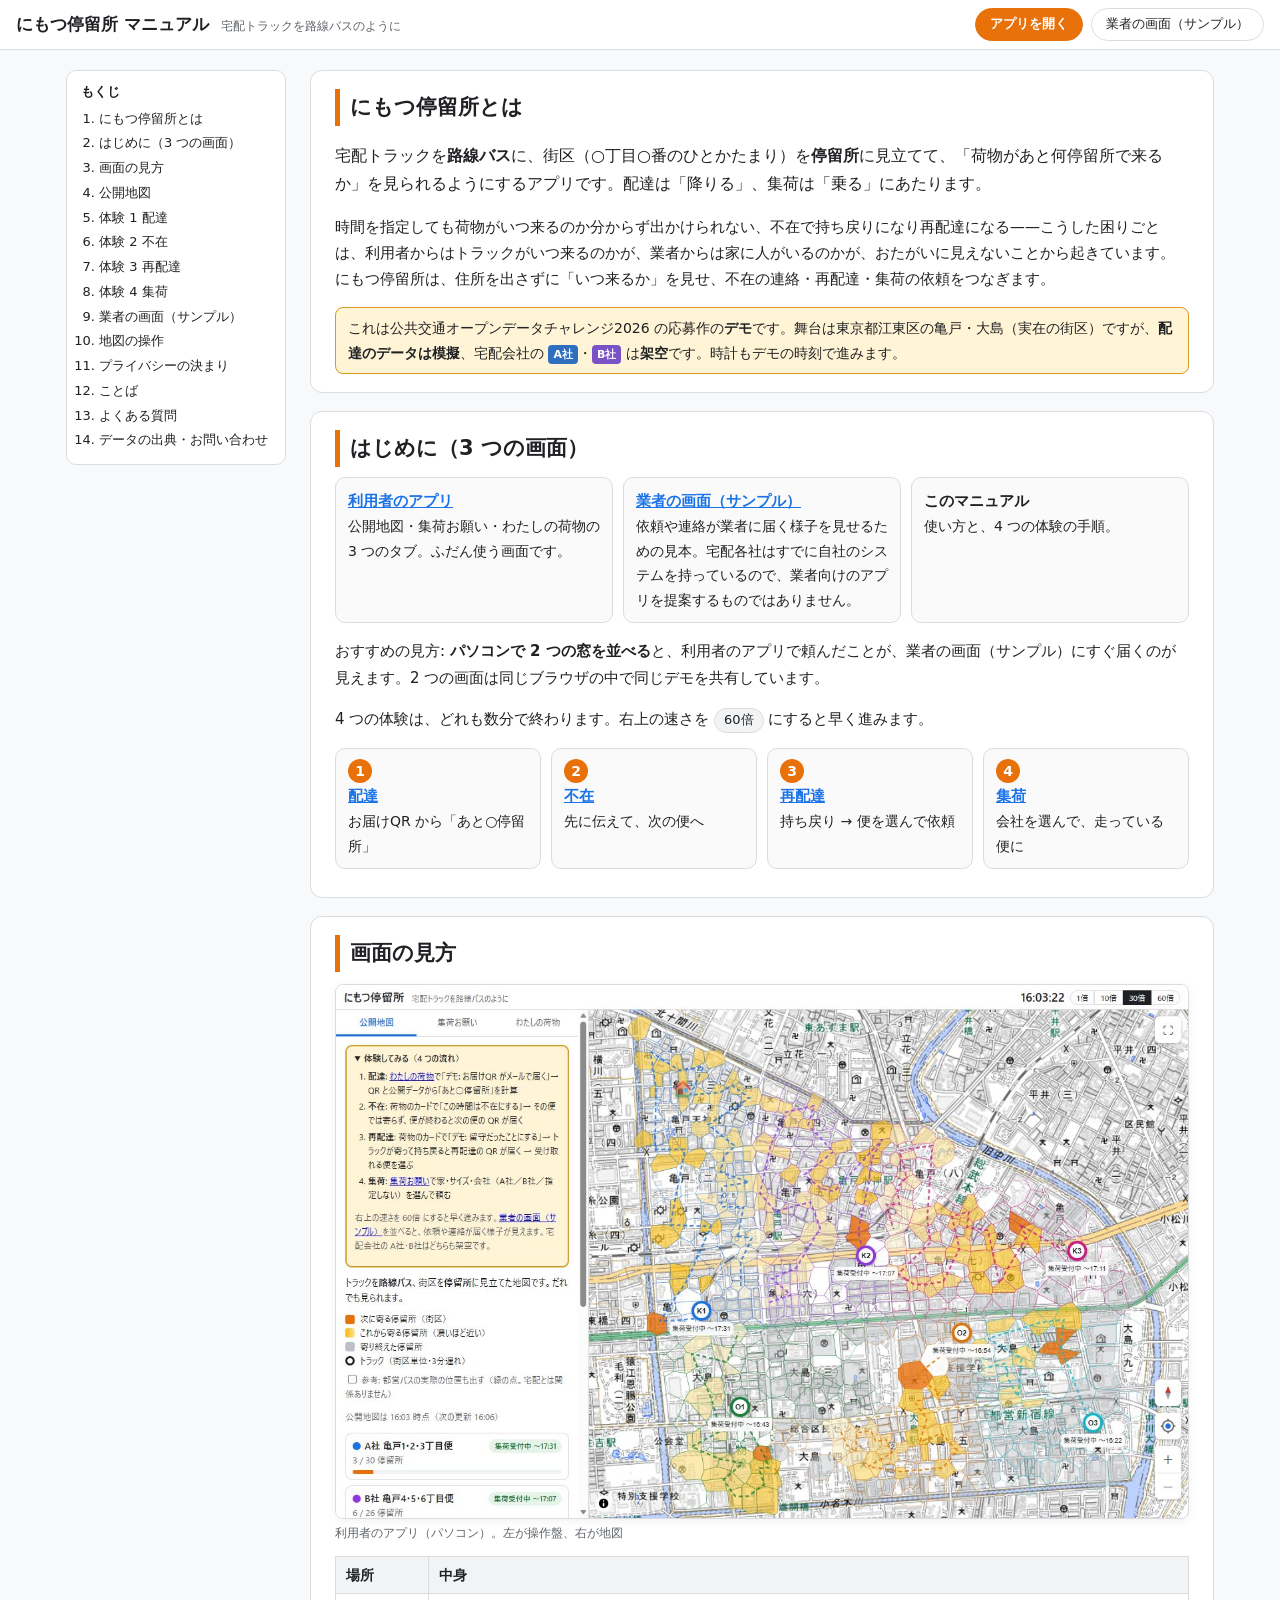
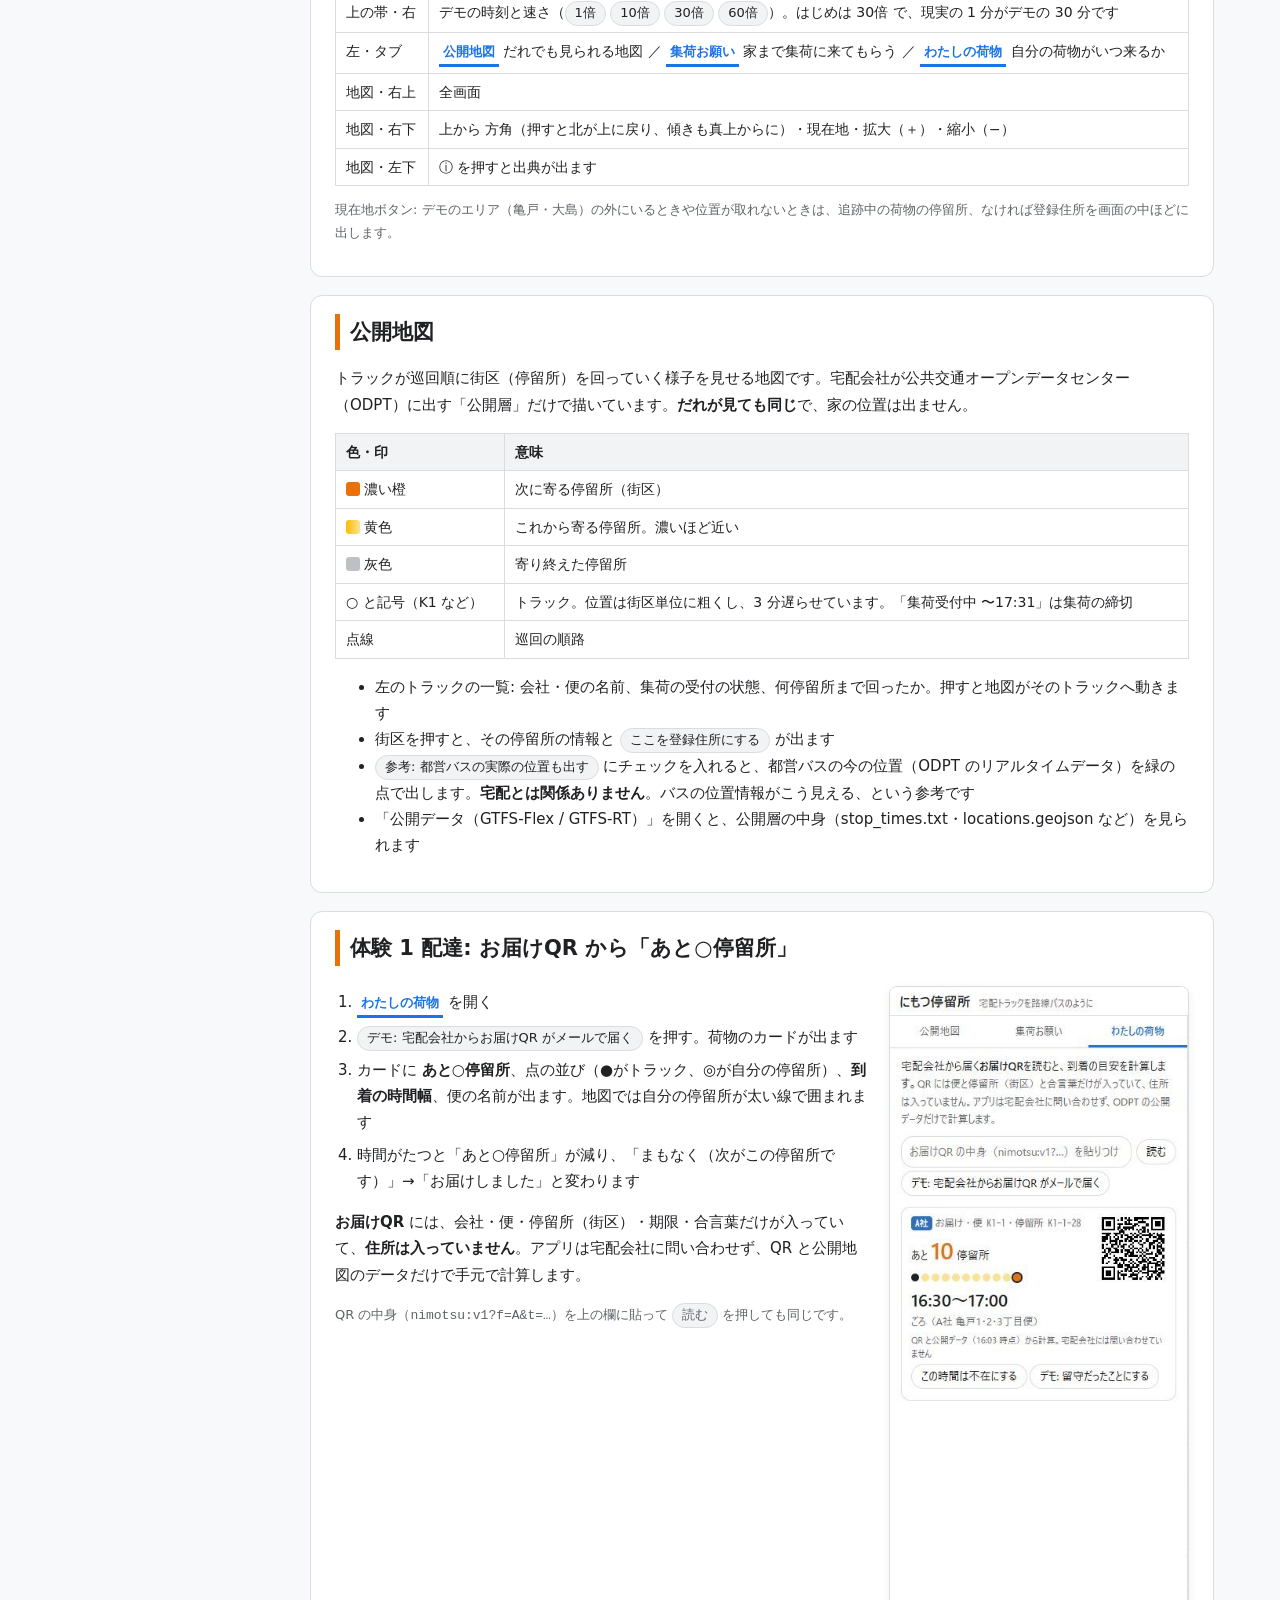
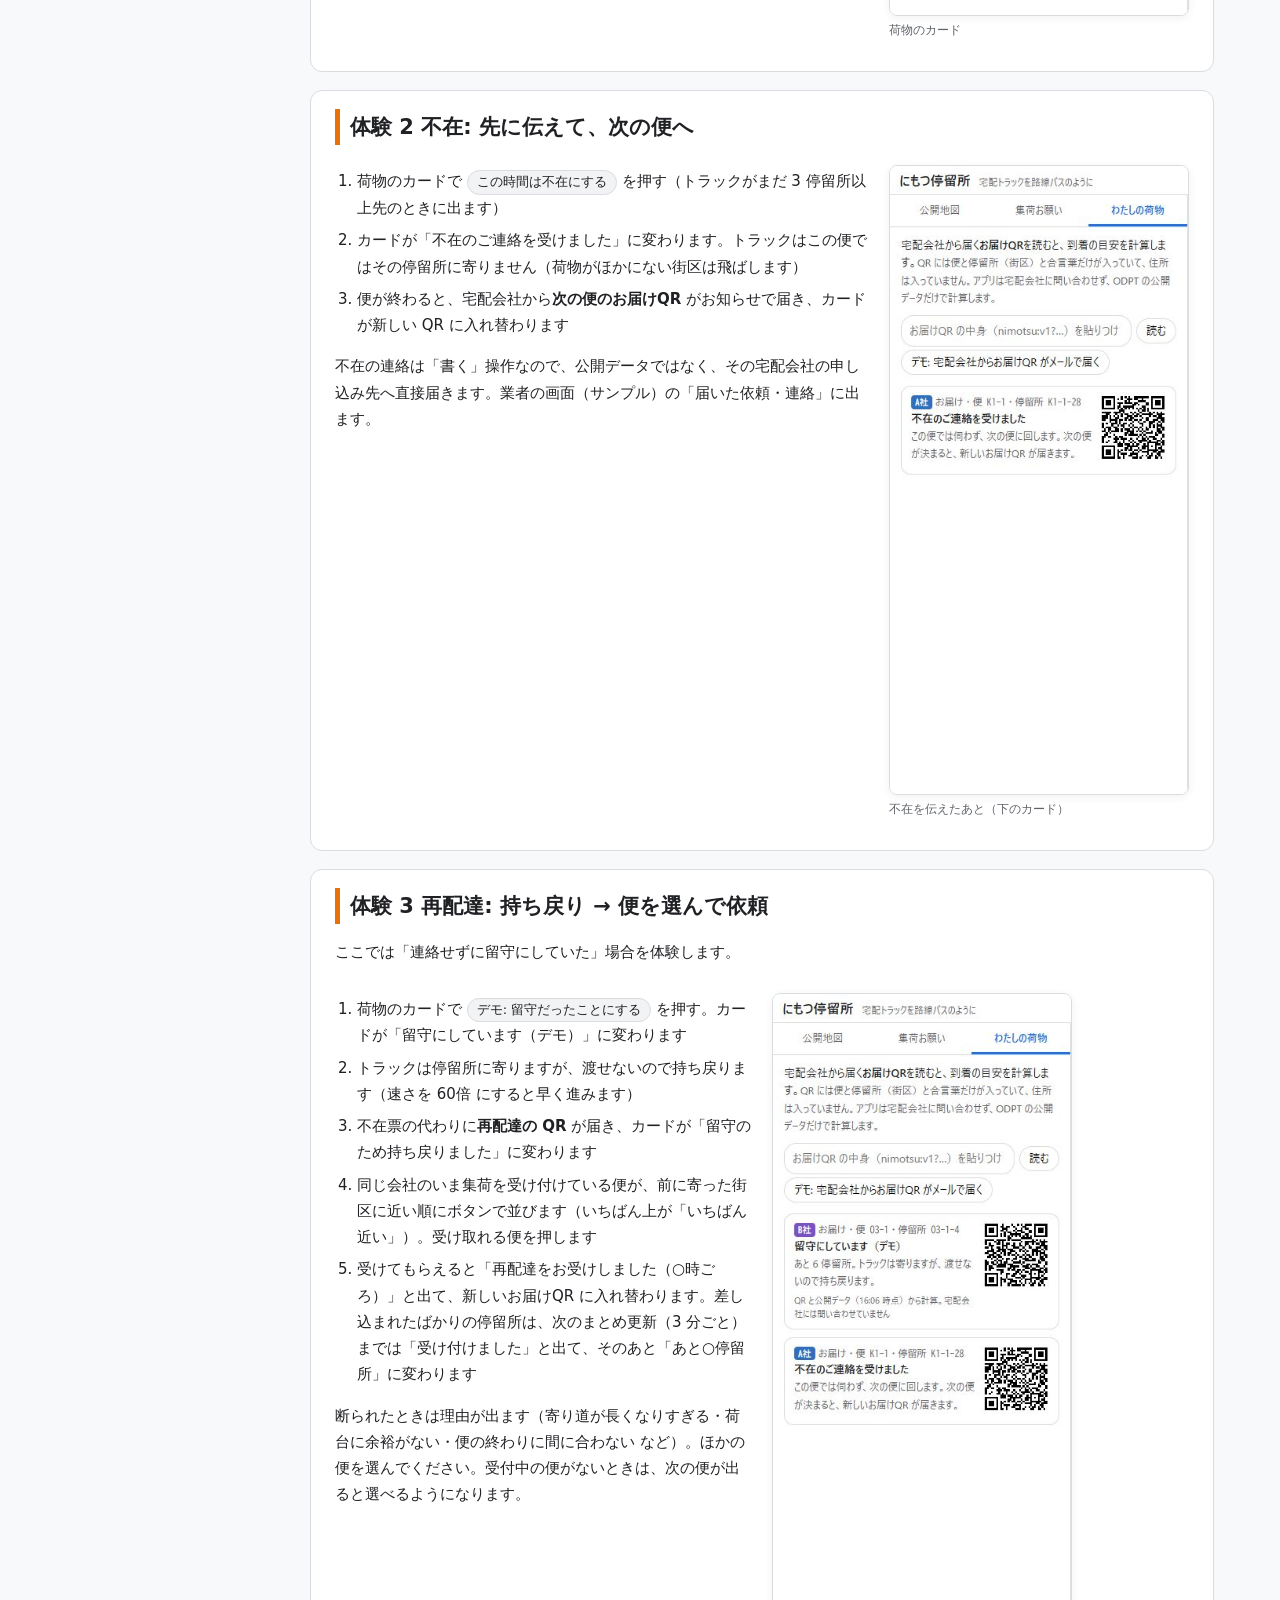
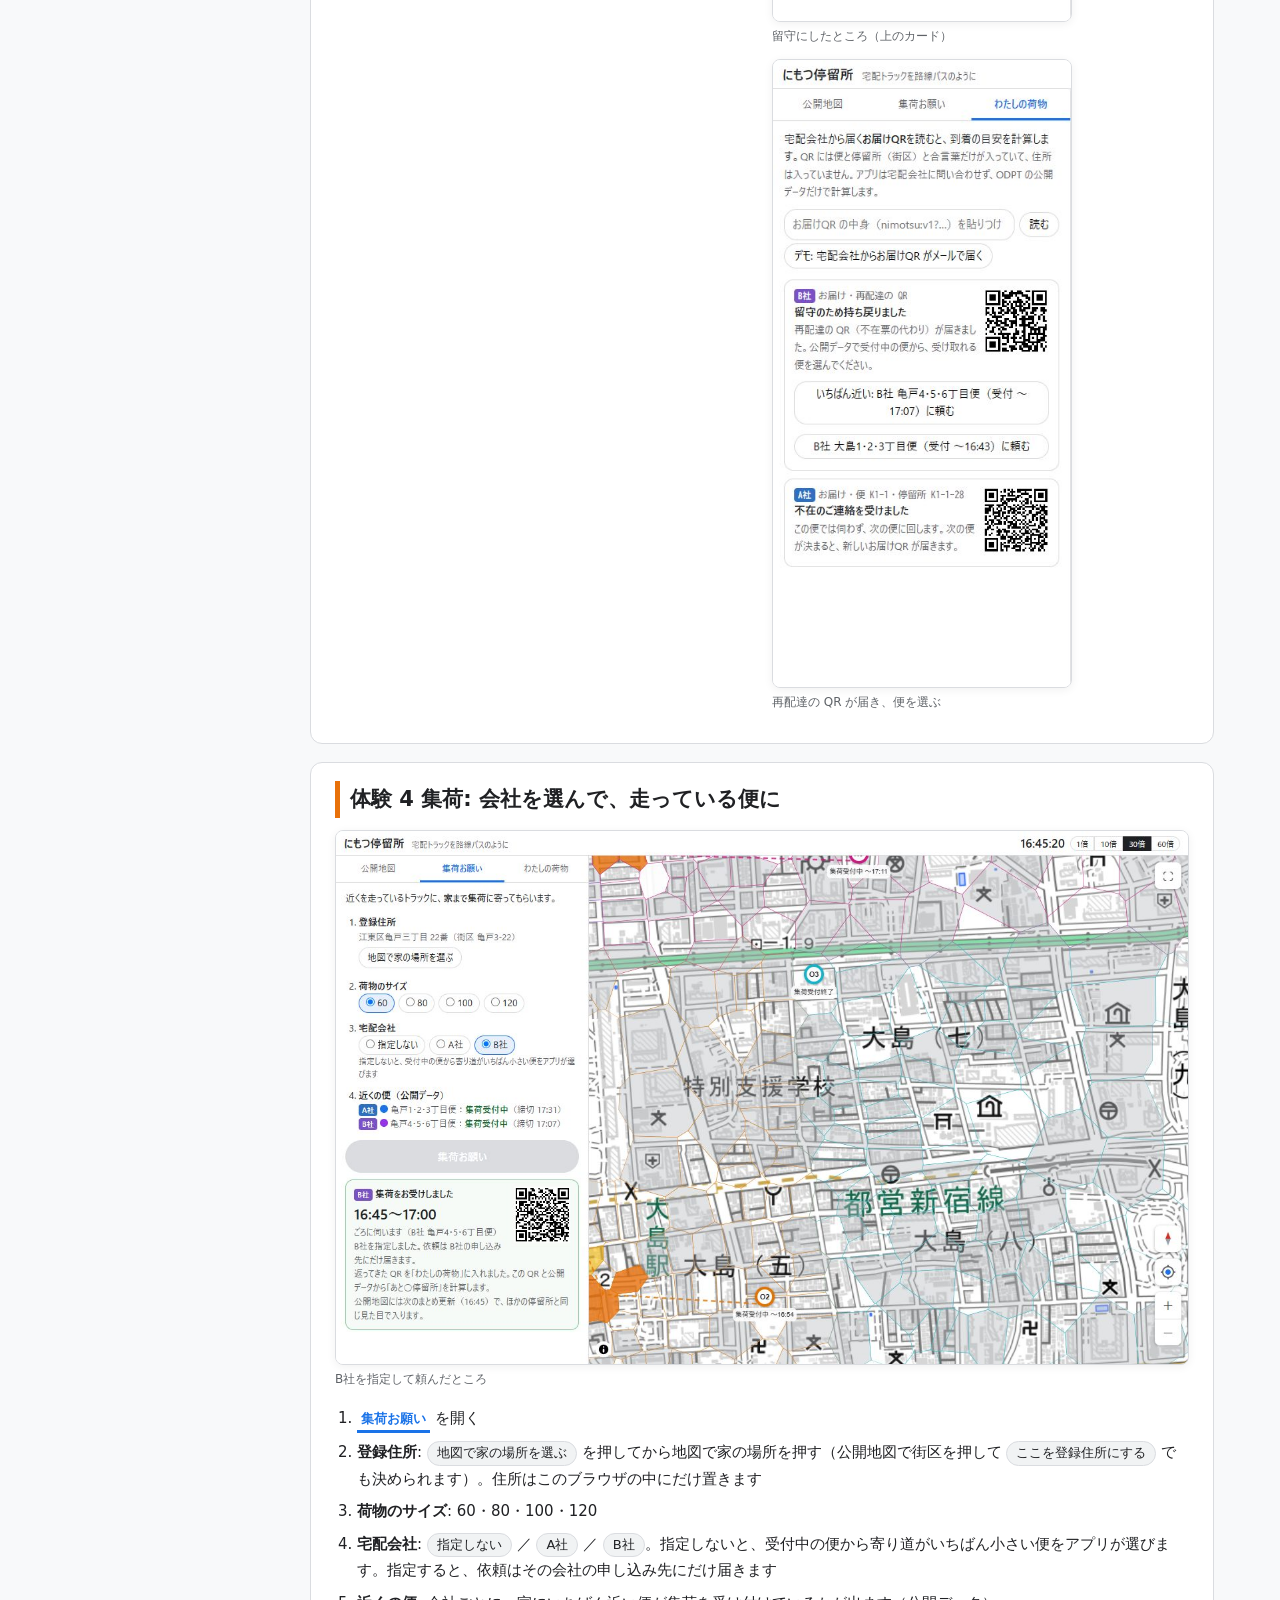
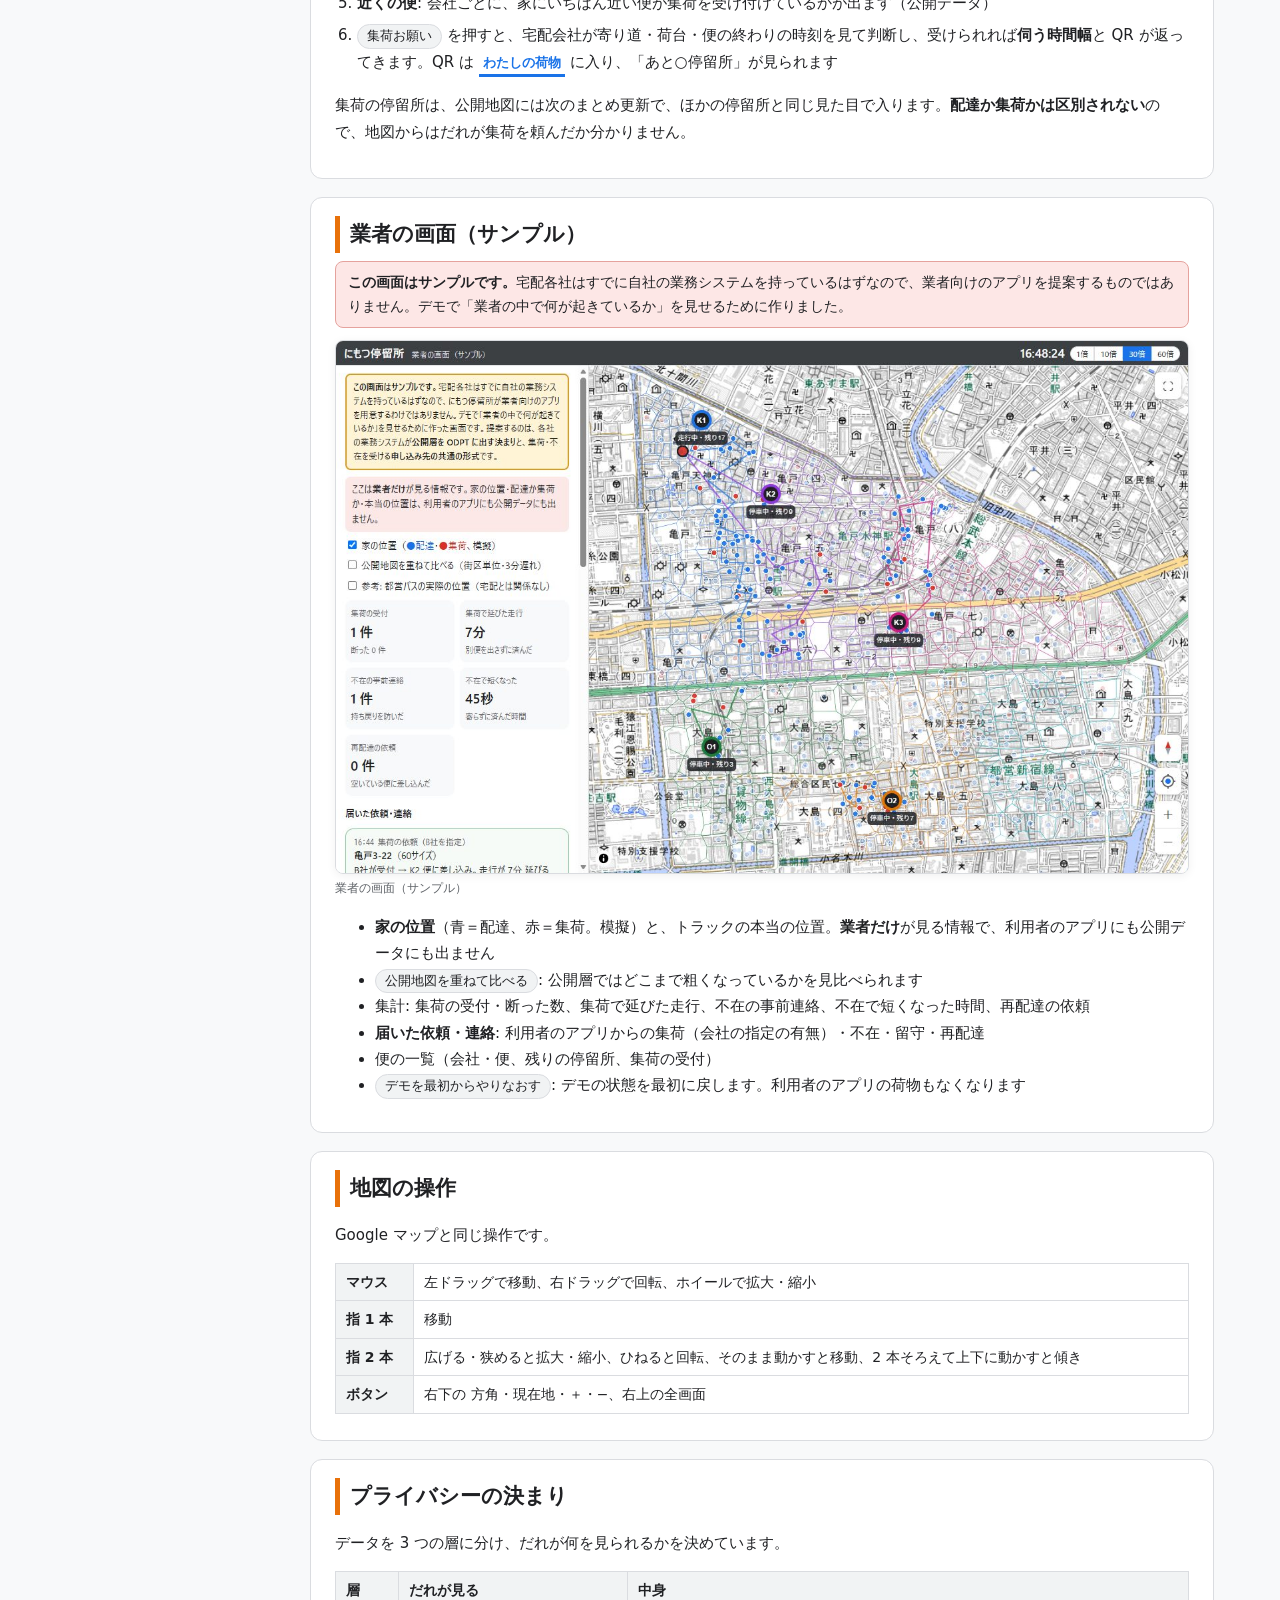
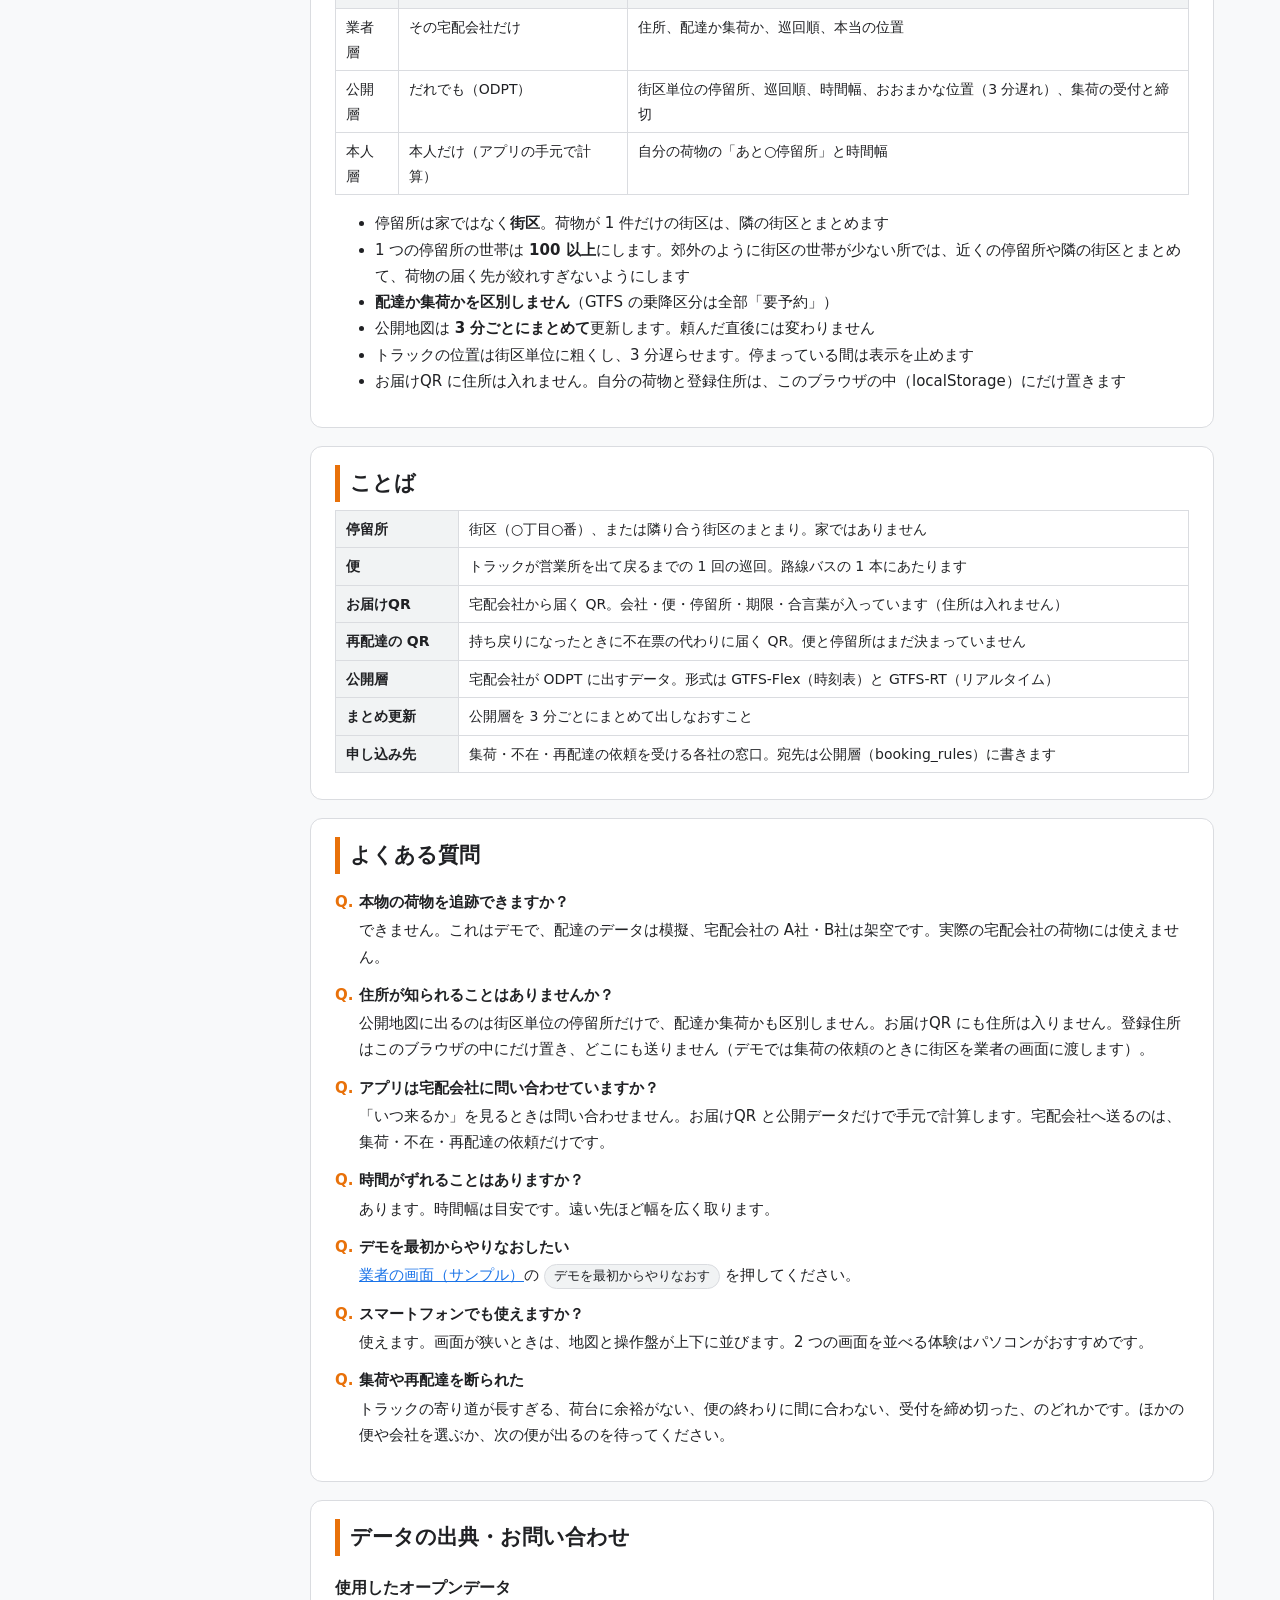
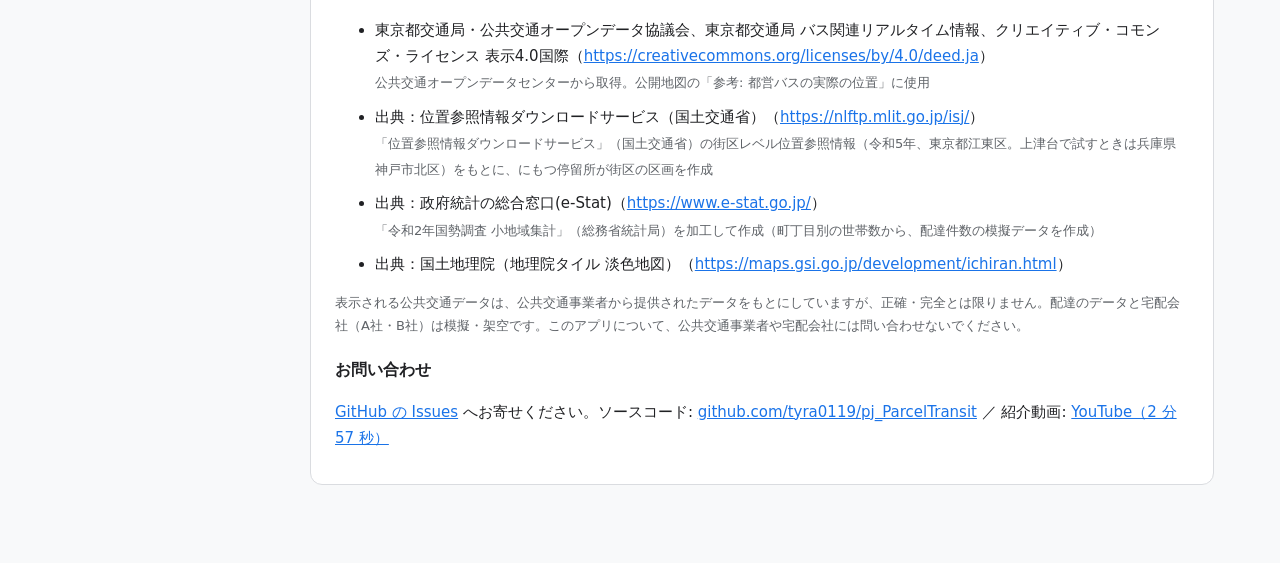
<file: manual.html>
<!doctype html>
<html lang="ja">
<head>
<meta charset="utf-8">
<meta name="viewport" content="width=device-width, initial-scale=1, viewport-fit=cover">
<title>マニュアル — にもつ停留所</title>
<meta name="description" content="にもつ停留所（宅配トラックを路線バスのように）の使い方。配達・不在・再配達・集荷の体験のしかた、画面の見方、データの出典">
<style>
:root { --ink: #202124; --muted: #5f6368; --line: #dadce0; --bg: #f8f9fa; --accent: #e8710a; --blue: #1a73e8; --A: #2f6fc0; --B: #7a52c7; }
* { box-sizing: border-box; }
html { scroll-behavior: smooth; scroll-padding-top: 64px; }
body { margin: 0; font-family: system-ui, -apple-system, "Segoe UI", "Hiragino Sans", "Noto Sans JP", "Yu Gothic UI", sans-serif; color: var(--ink); background: var(--bg); line-height: 1.75; font-size: 15px; }
a { color: var(--blue); }
.top { position: sticky; top: 0; z-index: 2; display: flex; align-items: center; justify-content: space-between; gap: 8px; padding: 8px 16px; background: #fff; border-bottom: 1px solid var(--line); }
.top h1 { margin: 0; font-size: 17px; }
.top h1 small { font-size: 12px; color: var(--muted); font-weight: normal; margin-left: 6px; }
.top nav { display: flex; gap: 8px; flex-wrap: wrap; }
.btn { display: inline-block; border: 1px solid var(--line); border-radius: 999px; padding: 4px 14px; font-size: 13px; text-decoration: none; color: var(--ink); background: #fff; white-space: nowrap; }
.btn.main { background: var(--accent); border-color: var(--accent); color: #fff; font-weight: bold; }
.wrap { display: grid; grid-template-columns: 220px 1fr; gap: 24px; max-width: 1180px; margin: 0 auto; padding: 20px 16px 60px; }
.toc { position: sticky; top: 64px; align-self: start; font-size: 13px; background: #fff; border: 1px solid var(--line); border-radius: 10px; padding: 10px 14px; }
.toc b { display: block; margin-bottom: 4px; }
.toc ol { margin: 0; padding-left: 18px; }
.toc li { margin: 2px 0; }
.toc a { text-decoration: none; color: var(--ink); }
.toc a:hover { color: var(--blue); }
main section { background: #fff; border: 1px solid var(--line); border-radius: 12px; padding: 18px 24px; margin-bottom: 18px; }
h2 { margin: 0 0 8px; font-size: 21px; border-left: 5px solid var(--accent); padding-left: 10px; }
h3 { margin: 18px 0 6px; font-size: 16px; }
.lead { font-size: 16px; }
.muted { color: var(--muted); font-size: 13px; }
.note { background: #fff4d6; border: 1px solid #d99a1e; border-radius: 8px; padding: 8px 12px; font-size: 14px; }
.warn { background: #fde7e6; border: 1px solid #e5a29d; border-radius: 8px; padding: 8px 12px; font-size: 14px; }
figure { margin: 12px 0; }
figure img { display: block; max-width: 100%; height: auto; border: 1px solid var(--line); border-radius: 8px; box-shadow: 0 2px 10px rgba(0,0,0,.06); }
figcaption { font-size: 12px; color: var(--muted); margin-top: 4px; }
.flow { display: grid; grid-template-columns: 1fr 300px; gap: 20px; align-items: start; }
.flow.two { grid-template-columns: 1fr 1fr; }
ol.steps { padding-left: 22px; }
ol.steps li { margin: 6px 0; }
.ui { display: inline-block; border: 1px solid var(--line); border-radius: 999px; padding: 0 9px; font-size: 13px; background: #f1f3f4; white-space: nowrap; }
.tab { display: inline-block; border-bottom: 3px solid var(--blue); color: var(--blue); font-weight: bold; font-size: 13px; padding: 0 4px; }
.co { display: inline-block; font-size: 11px; font-weight: bold; border-radius: 4px; padding: 0 5px; color: #fff; }
.co.A { background: var(--A); } .co.B { background: var(--B); }
table { border-collapse: collapse; width: 100%; font-size: 14px; margin: 8px 0; }
th, td { border: 1px solid var(--line); padding: 6px 10px; text-align: left; vertical-align: top; }
th { background: #f1f3f4; white-space: nowrap; }
.sw { display: inline-block; width: 14px; height: 14px; border-radius: 3px; vertical-align: -2px; margin-right: 4px; }
.cards { display: grid; grid-template-columns: repeat(4, 1fr); gap: 10px; margin: 10px 0; }
.card { border: 1px solid var(--line); border-radius: 10px; padding: 10px 12px; font-size: 14px; background: #fafafa; }
.card b { display: block; font-size: 15px; }
.card .n { display: inline-block; width: 24px; height: 24px; border-radius: 50%; background: var(--accent); color: #fff; text-align: center; font-weight: bold; line-height: 24px; margin-right: 4px; }
dl.faq dt { font-weight: bold; margin-top: 12px; }
dl.faq dt::before { content: "Q. "; color: var(--accent); }
dl.faq dd { margin: 2px 0 0 1.6em; }
ul.credits li { margin: 8px 0; word-break: break-all; }
@media (max-width: 860px) {
  .wrap { grid-template-columns: 1fr; padding: 12px 8px 40px; }
  .toc { position: static; }
  .flow, .flow.two { grid-template-columns: 1fr; }
  .flow figure img { max-width: 320px; }
  .cards { grid-template-columns: 1fr 1fr; }
  main section { padding: 14px 14px; }
  .top h1 small { display: none; }
}
</style>
</head>
<body>
<header class="top">
  <h1>にもつ停留所 マニュアル <small>宅配トラックを路線バスのように</small></h1>
  <nav>
    <a class="btn main" href="index.html">アプリを開く</a>
    <a class="btn" href="carrier.html" target="_blank">業者の画面（サンプル）</a>
  </nav>
</header>

<div class="wrap">
  <aside class="toc">
    <b>もくじ</b>
    <ol>
      <li><a href="#about">にもつ停留所とは</a></li>
      <li><a href="#start">はじめに（3 つの画面）</a></li>
      <li><a href="#screen">画面の見方</a></li>
      <li><a href="#public">公開地図</a></li>
      <li><a href="#delivery">体験 1 配達</a></li>
      <li><a href="#absent">体験 2 不在</a></li>
      <li><a href="#redeliver">体験 3 再配達</a></li>
      <li><a href="#pickup">体験 4 集荷</a></li>
      <li><a href="#carrier">業者の画面（サンプル）</a></li>
      <li><a href="#map">地図の操作</a></li>
      <li><a href="#privacy">プライバシーの決まり</a></li>
      <li><a href="#words">ことば</a></li>
      <li><a href="#faq">よくある質問</a></li>
      <li><a href="#credits">データの出典・お問い合わせ</a></li>
    </ol>
  </aside>

  <main>
    <section id="about">
      <h2>にもつ停留所とは</h2>
      <p class="lead">宅配トラックを<b>路線バス</b>に、街区（○丁目○番のひとかたまり）を<b>停留所</b>に見立てて、「荷物があと何停留所で来るか」を見られるようにするアプリです。配達は「降りる」、集荷は「乗る」にあたります。</p>
      <p>時間を指定しても荷物がいつ来るのか分からず出かけられない、不在で持ち戻りになり再配達になる——こうした困りごとは、利用者からはトラックがいつ来るのかが、業者からは家に人がいるのかが、おたがいに見えないことから起きています。にもつ停留所は、住所を出さずに「いつ来るか」を見せ、不在の連絡・再配達・集荷の依頼をつなぎます。</p>
      <div class="note">これは公共交通オープンデータチャレンジ2026 の応募作の<b>デモ</b>です。舞台は東京都江東区の亀戸・大島（実在の街区）ですが、<b>配達のデータは模擬</b>、宅配会社の <span class="co A">A社</span>・<span class="co B">B社</span> は<b>架空</b>です。時計もデモの時刻で進みます。</div>
    </section>

    <section id="start">
      <h2>はじめに（3 つの画面）</h2>
      <div class="cards" style="grid-template-columns: repeat(3, 1fr)">
        <div class="card"><b><a href="index.html">利用者のアプリ</a></b>公開地図・集荷お願い・わたしの荷物の 3 つのタブ。ふだん使う画面です。</div>
        <div class="card"><b><a href="carrier.html" target="_blank">業者の画面（サンプル）</a></b>依頼や連絡が業者に届く様子を見せるための見本。宅配各社はすでに自社のシステムを持っているので、業者向けのアプリを提案するものではありません。</div>
        <div class="card"><b>このマニュアル</b>使い方と、4 つの体験の手順。</div>
      </div>
      <p>おすすめの見方: <b>パソコンで 2 つの窓を並べる</b>と、利用者のアプリで頼んだことが、業者の画面（サンプル）にすぐ届くのが見えます。2 つの画面は同じブラウザの中で同じデモを共有しています。</p>
      <p>4 つの体験は、どれも数分で終わります。右上の速さを <span class="ui">60倍</span> にすると早く進みます。</p>
      <div class="cards">
        <div class="card"><span class="n">1</span><b><a href="#delivery">配達</a></b>お届けQR から「あと○停留所」</div>
        <div class="card"><span class="n">2</span><b><a href="#absent">不在</a></b>先に伝えて、次の便へ</div>
        <div class="card"><span class="n">3</span><b><a href="#redeliver">再配達</a></b>持ち戻り → 便を選んで依頼</div>
        <div class="card"><span class="n">4</span><b><a href="#pickup">集荷</a></b>会社を選んで、走っている便に</div>
      </div>
    </section>

    <section id="screen">
      <h2>画面の見方</h2>
      <figure><img src="manual/img/01-public.jpg" alt="利用者のアプリの画面。左に操作盤、右に地図" width="1280" height="800" loading="lazy"><figcaption>利用者のアプリ（パソコン）。左が操作盤、右が地図</figcaption></figure>
      <table>
        <tr><th>場所</th><th>中身</th></tr>
        <tr><td>上の帯・右</td><td>デモの時刻と速さ（<span class="ui">1倍</span> <span class="ui">10倍</span> <span class="ui">30倍</span> <span class="ui">60倍</span>）。はじめは 30倍 で、現実の 1 分がデモの 30 分です</td></tr>
        <tr><td>左・タブ</td><td><span class="tab">公開地図</span> だれでも見られる地図 ／ <span class="tab">集荷お願い</span> 家まで集荷に来てもらう ／ <span class="tab">わたしの荷物</span> 自分の荷物がいつ来るか</td></tr>
        <tr><td>地図・右上</td><td>全画面</td></tr>
        <tr><td>地図・右下</td><td>上から 方角（押すと北が上に戻り、傾きも真上からに）・現在地・拡大（＋）・縮小（−）</td></tr>
        <tr><td>地図・左下</td><td>ⓘ を押すと出典が出ます</td></tr>
      </table>
      <p class="muted">現在地ボタン: デモのエリア（亀戸・大島）の外にいるときや位置が取れないときは、追跡中の荷物の停留所、なければ登録住所を画面の中ほどに出します。</p>
    </section>

    <section id="public">
      <h2>公開地図</h2>
      <p>トラックが巡回順に街区（停留所）を回っていく様子を見せる地図です。宅配会社が公共交通オープンデータセンター（ODPT）に出す「公開層」だけで描いています。<b>だれが見ても同じ</b>で、家の位置は出ません。</p>
      <table>
        <tr><th>色・印</th><th>意味</th></tr>
        <tr><td><i class="sw" style="background:#e8710a"></i>濃い橙</td><td>次に寄る停留所（街区）</td></tr>
        <tr><td><i class="sw" style="background:linear-gradient(90deg,#fbbc04,#fde293)"></i>黄色</td><td>これから寄る停留所。濃いほど近い</td></tr>
        <tr><td><i class="sw" style="background:#bdc1c6"></i>灰色</td><td>寄り終えた停留所</td></tr>
        <tr><td>○ と記号（K1 など）</td><td>トラック。位置は街区単位に粗くし、3 分遅らせています。「集荷受付中 〜17:31」は集荷の締切</td></tr>
        <tr><td>点線</td><td>巡回の順路</td></tr>
      </table>
      <ul>
        <li>左のトラックの一覧: 会社・便の名前、集荷の受付の状態、何停留所まで回ったか。押すと地図がそのトラックへ動きます</li>
        <li>街区を押すと、その停留所の情報と <span class="ui">ここを登録住所にする</span> が出ます</li>
        <li><span class="ui">参考: 都営バスの実際の位置も出す</span> にチェックを入れると、都営バスの今の位置（ODPT のリアルタイムデータ）を緑の点で出します。<b>宅配とは関係ありません</b>。バスの位置情報がこう見える、という参考です</li>
        <li>「公開データ（GTFS-Flex / GTFS-RT）」を開くと、公開層の中身（stop_times.txt・locations.geojson など）を見られます</li>
      </ul>
    </section>

    <section id="delivery">
      <h2>体験 1 配達: お届けQR から「あと○停留所」</h2>
      <div class="flow">
        <div>
          <ol class="steps">
            <li><span class="tab">わたしの荷物</span> を開く</li>
            <li><span class="ui">デモ: 宅配会社からお届けQR がメールで届く</span> を押す。荷物のカードが出ます</li>
            <li>カードに <b>あと○停留所</b>、点の並び（●がトラック、◎が自分の停留所）、<b>到着の時間幅</b>、便の名前が出ます。地図では自分の停留所が太い線で囲まれます</li>
            <li>時間がたつと「あと○停留所」が減り、「まもなく（次がこの停留所です）」→「お届けしました」と変わります</li>
          </ol>
          <p><b>お届けQR</b> には、会社・便・停留所（街区）・期限・合言葉だけが入っていて、<b>住所は入っていません</b>。アプリは宅配会社に問い合わせず、QR と公開地図のデータだけで手元で計算します。</p>
          <p class="muted">QR の中身（<code>nimotsu:v1?f=A&amp;t=…</code>）を上の欄に貼って <span class="ui">読む</span> を押しても同じです。</p>
        </div>
        <figure><img src="manual/img/02-mine.jpg" alt="わたしの荷物のカード。あと10停留所、16:30〜17:00" width="380" height="800" loading="lazy" style="width:300px"><figcaption>荷物のカード</figcaption></figure>
      </div>
    </section>

    <section id="absent">
      <h2>体験 2 不在: 先に伝えて、次の便へ</h2>
      <div class="flow">
        <div>
          <ol class="steps">
            <li>荷物のカードで <span class="ui">この時間は不在にする</span> を押す（トラックがまだ 3 停留所以上先のときに出ます）</li>
            <li>カードが「不在のご連絡を受けました」に変わります。トラックはこの便ではその停留所に寄りません（荷物がほかにない街区は飛ばします）</li>
            <li>便が終わると、宅配会社から<b>次の便のお届けQR</b> がお知らせで届き、カードが新しい QR に入れ替わります</li>
          </ol>
          <p>不在の連絡は「書く」操作なので、公開データではなく、その宅配会社の申し込み先へ直接届きます。業者の画面（サンプル）の「届いた依頼・連絡」に出ます。</p>
        </div>
        <figure><img src="manual/img/03-absent.jpg" alt="不在のご連絡を受けました、のカード" width="380" height="800" loading="lazy" style="width:300px"><figcaption>不在を伝えたあと（下のカード）</figcaption></figure>
      </div>
    </section>

    <section id="redeliver">
      <h2>体験 3 再配達: 持ち戻り → 便を選んで依頼</h2>
      <p>ここでは「連絡せずに留守にしていた」場合を体験します。</p>
      <div class="flow two">
        <div>
          <ol class="steps">
            <li>荷物のカードで <span class="ui">デモ: 留守だったことにする</span> を押す。カードが「留守にしています（デモ）」に変わります</li>
            <li>トラックは停留所に寄りますが、渡せないので持ち戻ります（速さを 60倍 にすると早く進みます）</li>
            <li>不在票の代わりに<b>再配達の QR</b> が届き、カードが「留守のため持ち戻りました」に変わります</li>
            <li>同じ会社のいま集荷を受け付けている便が、前に寄った街区に近い順にボタンで並びます（いちばん上が「いちばん近い」）。受け取れる便を押します</li>
            <li>受けてもらえると「再配達をお受けしました（○時ごろ）」と出て、新しいお届けQR に入れ替わります。差し込まれたばかりの停留所は、次のまとめ更新（3 分ごと）までは「受け付けました」と出て、そのあと「あと○停留所」に変わります</li>
          </ol>
          <p>断られたときは理由が出ます（寄り道が長くなりすぎる・荷台に余裕がない・便の終わりに間に合わない など）。ほかの便を選んでください。受付中の便がないときは、次の便が出ると選べるようになります。</p>
        </div>
        <div>
          <figure><img src="manual/img/04-away.jpg" alt="留守にしています（デモ）のカード" width="380" height="800" loading="lazy" style="width:300px"><figcaption>留守にしたところ（上のカード）</figcaption></figure>
          <figure><img src="manual/img/05-redeliver.jpg" alt="留守のため持ち戻りました。再配達の便を選ぶボタン" width="380" height="800" loading="lazy" style="width:300px"><figcaption>再配達の QR が届き、便を選ぶ</figcaption></figure>
        </div>
      </div>
    </section>

    <section id="pickup">
      <h2>体験 4 集荷: 会社を選んで、走っている便に</h2>
      <figure><img src="manual/img/07-pickup.jpg" alt="集荷お願いの画面。B社を指定して受け付けられた結果" width="1280" height="800" loading="lazy"><figcaption>B社を指定して頼んだところ</figcaption></figure>
      <ol class="steps">
        <li><span class="tab">集荷お願い</span> を開く</li>
        <li><b>登録住所</b>: <span class="ui">地図で家の場所を選ぶ</span> を押してから地図で家の場所を押す（公開地図で街区を押して <span class="ui">ここを登録住所にする</span> でも決められます）。住所はこのブラウザの中にだけ置きます</li>
        <li><b>荷物のサイズ</b>: 60・80・100・120</li>
        <li><b>宅配会社</b>: <span class="ui">指定しない</span> ／ <span class="ui">A社</span> ／ <span class="ui">B社</span>。指定しないと、受付中の便から寄り道がいちばん小さい便をアプリが選びます。指定すると、依頼はその会社の申し込み先にだけ届きます</li>
        <li><b>近くの便</b>: 会社ごとに、家にいちばん近い便が集荷を受け付けているかが出ます（公開データ）</li>
        <li><span class="ui">集荷お願い</span> を押すと、宅配会社が寄り道・荷台・便の終わりの時刻を見て判断し、受けられれば<b>伺う時間幅</b>と QR が返ってきます。QR は <span class="tab">わたしの荷物</span> に入り、「あと○停留所」が見られます</li>
      </ol>
      <p>集荷の停留所は、公開地図には次のまとめ更新で、ほかの停留所と同じ見た目で入ります。<b>配達か集荷かは区別されない</b>ので、地図からはだれが集荷を頼んだか分かりません。</p>
    </section>

    <section id="carrier">
      <h2>業者の画面（サンプル）</h2>
      <div class="warn"><b>この画面はサンプルです。</b>宅配各社はすでに自社の業務システムを持っているはずなので、業者向けのアプリを提案するものではありません。デモで「業者の中で何が起きているか」を見せるために作りました。</div>
      <figure><img src="manual/img/08-carrier.jpg" alt="業者の画面（サンプル）。家の位置、集計、届いた依頼" width="1280" height="800" loading="lazy"><figcaption>業者の画面（サンプル）</figcaption></figure>
      <ul>
        <li><b>家の位置</b>（青＝配達、赤＝集荷。模擬）と、トラックの本当の位置。<b>業者だけ</b>が見る情報で、利用者のアプリにも公開データにも出ません</li>
        <li><span class="ui">公開地図を重ねて比べる</span>: 公開層ではどこまで粗くなっているかを見比べられます</li>
        <li>集計: 集荷の受付・断った数、集荷で延びた走行、不在の事前連絡、不在で短くなった時間、再配達の依頼</li>
        <li><b>届いた依頼・連絡</b>: 利用者のアプリからの集荷（会社の指定の有無）・不在・留守・再配達</li>
        <li>便の一覧（会社・便、残りの停留所、集荷の受付）</li>
        <li><span class="ui">デモを最初からやりなおす</span>: デモの状態を最初に戻します。利用者のアプリの荷物もなくなります</li>
      </ul>
    </section>

    <section id="map">
      <h2>地図の操作</h2>
      <p>Google マップと同じ操作です。</p>
      <table>
        <tr><th>マウス</th><td>左ドラッグで移動、右ドラッグで回転、ホイールで拡大・縮小</td></tr>
        <tr><th>指 1 本</th><td>移動</td></tr>
        <tr><th>指 2 本</th><td>広げる・狭めると拡大・縮小、ひねると回転、そのまま動かすと移動、2 本そろえて上下に動かすと傾き</td></tr>
        <tr><th>ボタン</th><td>右下の 方角・現在地・＋・−、右上の全画面</td></tr>
      </table>
    </section>

    <section id="privacy">
      <h2>プライバシーの決まり</h2>
      <p>データを 3 つの層に分け、だれが何を見られるかを決めています。</p>
      <table>
        <tr><th>層</th><th>だれが見る</th><th>中身</th></tr>
        <tr><td>業者層</td><td>その宅配会社だけ</td><td>住所、配達か集荷か、巡回順、本当の位置</td></tr>
        <tr><td>公開層</td><td>だれでも（ODPT）</td><td>街区単位の停留所、巡回順、時間幅、おおまかな位置（3 分遅れ）、集荷の受付と締切</td></tr>
        <tr><td>本人層</td><td>本人だけ（アプリの手元で計算）</td><td>自分の荷物の「あと○停留所」と時間幅</td></tr>
      </table>
      <ul>
        <li>停留所は家ではなく<b>街区</b>。荷物が 1 件だけの街区は、隣の街区とまとめます</li>
        <li>1 つの停留所の世帯は <b>100 以上</b>にします。郊外のように街区の世帯が少ない所では、近くの停留所や隣の街区とまとめて、荷物の届く先が絞れすぎないようにします</li>
        <li><b>配達か集荷かを区別しません</b>（GTFS の乗降区分は全部「要予約」）</li>
        <li>公開地図は <b>3 分ごとにまとめて</b>更新します。頼んだ直後には変わりません</li>
        <li>トラックの位置は街区単位に粗くし、3 分遅らせます。停まっている間は表示を止めます</li>
        <li>お届けQR に住所は入れません。自分の荷物と登録住所は、このブラウザの中（localStorage）にだけ置きます</li>
      </ul>
    </section>

    <section id="words">
      <h2>ことば</h2>
      <table>
        <tr><th>停留所</th><td>街区（○丁目○番）、または隣り合う街区のまとまり。家ではありません</td></tr>
        <tr><th>便</th><td>トラックが営業所を出て戻るまでの 1 回の巡回。路線バスの 1 本にあたります</td></tr>
        <tr><th>お届けQR</th><td>宅配会社から届く QR。会社・便・停留所・期限・合言葉が入っています（住所は入れません）</td></tr>
        <tr><th>再配達の QR</th><td>持ち戻りになったときに不在票の代わりに届く QR。便と停留所はまだ決まっていません</td></tr>
        <tr><th>公開層</th><td>宅配会社が ODPT に出すデータ。形式は GTFS-Flex（時刻表）と GTFS-RT（リアルタイム）</td></tr>
        <tr><th>まとめ更新</th><td>公開層を 3 分ごとにまとめて出しなおすこと</td></tr>
        <tr><th>申し込み先</th><td>集荷・不在・再配達の依頼を受ける各社の窓口。宛先は公開層（booking_rules）に書きます</td></tr>
      </table>
    </section>

    <section id="faq">
      <h2>よくある質問</h2>
      <dl class="faq">
        <dt>本物の荷物を追跡できますか？</dt>
        <dd>できません。これはデモで、配達のデータは模擬、宅配会社の A社・B社は架空です。実際の宅配会社の荷物には使えません。</dd>
        <dt>住所が知られることはありませんか？</dt>
        <dd>公開地図に出るのは街区単位の停留所だけで、配達か集荷かも区別しません。お届けQR にも住所は入りません。登録住所はこのブラウザの中にだけ置き、どこにも送りません（デモでは集荷の依頼のときに街区を業者の画面に渡します）。</dd>
        <dt>アプリは宅配会社に問い合わせていますか？</dt>
        <dd>「いつ来るか」を見るときは問い合わせません。お届けQR と公開データだけで手元で計算します。宅配会社へ送るのは、集荷・不在・再配達の依頼だけです。</dd>
        <dt>時間がずれることはありますか？</dt>
        <dd>あります。時間幅は目安です。遠い先ほど幅を広く取ります。</dd>
        <dt>デモを最初からやりなおしたい</dt>
        <dd><a href="carrier.html" target="_blank">業者の画面（サンプル）</a>の <span class="ui">デモを最初からやりなおす</span> を押してください。</dd>
        <dt>スマートフォンでも使えますか？</dt>
        <dd>使えます。画面が狭いときは、地図と操作盤が上下に並びます。2 つの画面を並べる体験はパソコンがおすすめです。</dd>
        <dt>集荷や再配達を断られた</dt>
        <dd>トラックの寄り道が長すぎる、荷台に余裕がない、便の終わりに間に合わない、受付を締め切った、のどれかです。ほかの便や会社を選ぶか、次の便が出るのを待ってください。</dd>
      </dl>
    </section>

    <section id="credits">
      <h2>データの出典・お問い合わせ</h2>
      <h3>使用したオープンデータ</h3>
      <ul class="credits">
        <li>東京都交通局・公共交通オープンデータ協議会、東京都交通局 バス関連リアルタイム情報、クリエイティブ・コモンズ・ライセンス 表示4.0国際（<a href="https://creativecommons.org/licenses/by/4.0/deed.ja" target="_blank">https://creativecommons.org/licenses/by/4.0/deed.ja</a>）<br><span class="muted">公共交通オープンデータセンターから取得。公開地図の「参考: 都営バスの実際の位置」に使用</span></li>
        <li>出典：位置参照情報ダウンロードサービス（国土交通省）（<a href="https://nlftp.mlit.go.jp/isj/" target="_blank">https://nlftp.mlit.go.jp/isj/</a>）<br><span class="muted">「位置参照情報ダウンロードサービス」（国土交通省）の街区レベル位置参照情報（令和5年、東京都江東区。上津台で試すときは兵庫県神戸市北区）をもとに、にもつ停留所が街区の区画を作成</span></li>
        <li>出典：政府統計の総合窓口(e-Stat)（<a href="https://www.e-stat.go.jp/" target="_blank">https://www.e-stat.go.jp/</a>）<br><span class="muted">「令和2年国勢調査 小地域集計」（総務省統計局）を加工して作成（町丁目別の世帯数から、配達件数の模擬データを作成）</span></li>
        <li>出典：国土地理院（地理院タイル 淡色地図）（<a href="https://maps.gsi.go.jp/development/ichiran.html" target="_blank">https://maps.gsi.go.jp/development/ichiran.html</a>）</li>
      </ul>
      <p class="muted">表示される公共交通データは、公共交通事業者から提供されたデータをもとにしていますが、正確・完全とは限りません。配達のデータと宅配会社（A社・B社）は模擬・架空です。このアプリについて、公共交通事業者や宅配会社には問い合わせないでください。</p>
      <h3>お問い合わせ</h3>
      <p><a href="https://github.com/tyra0119/pj_ParcelTransit/issues" target="_blank">GitHub の Issues</a> へお寄せください。ソースコード: <a href="https://github.com/tyra0119/pj_ParcelTransit" target="_blank">github.com/tyra0119/pj_ParcelTransit</a> ／ 紹介動画: <a href="https://www.youtube.com/watch?v=WnPI8yp2h8g" target="_blank">YouTube（2 分 57 秒）</a></p>
    </section>
  </main>
</div>
</body>
</html>
</file>
